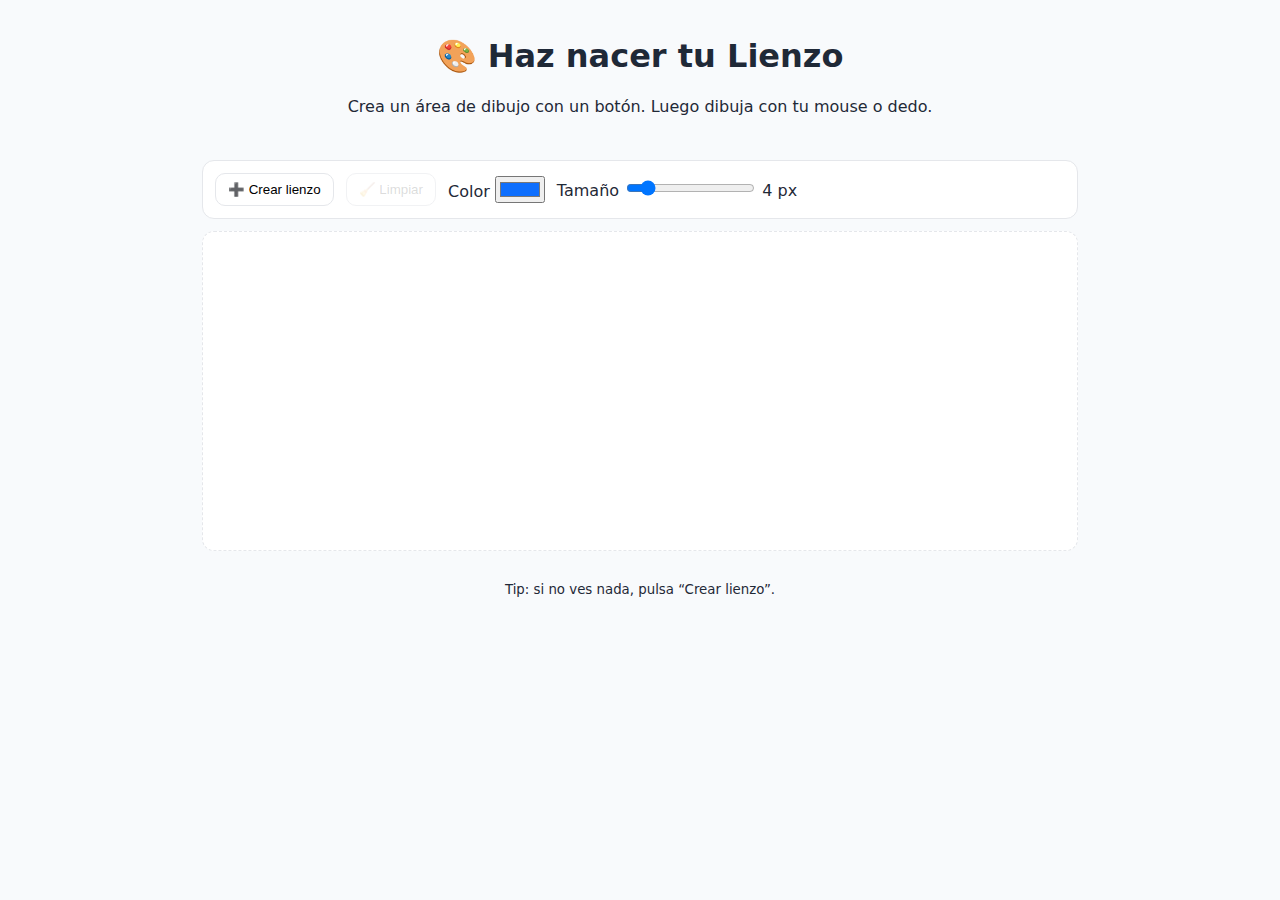
<file: PracticaS1/index.html>
<!doctype html>
<html lang="es">
<head>
  <meta charset="utf-8">
  <meta name="viewport" content="width=device-width, initial-scale=1">
  <title>Haz nacer tu Lienzo</title>
  <link rel="stylesheet" href="styles.css">
</head>
<body>
  <header>
    <h1>🎨 Haz nacer tu Lienzo</h1>
    <p>Crea un área de dibujo con un botón. Luego dibuja con tu mouse o dedo.</p>
  </header>

  <main>
    <div class="controls">
      <button id="createBtn">➕ Crear lienzo</button>
      <button id="clearBtn" disabled>🧹 Limpiar</button>

      <label>Color
        <input type="color" id="color" value="#0d6efd">
      </label>

      <label>Tamaño
        <input type="range" id="size" min="1" max="25" value="4">
        <span id="sizeLabel">4 px</span>
      </label>
    </div>

    <!-- Aquí aparecerá el canvas -->
    <div id="canvasHost" class="host"></div>
  </main>

  <footer>
    <small>Tip: si no ves nada, pulsa “Crear lienzo”.</small>
  </footer>

  <script src="app.js"></script>
</body>
</html>
</file>
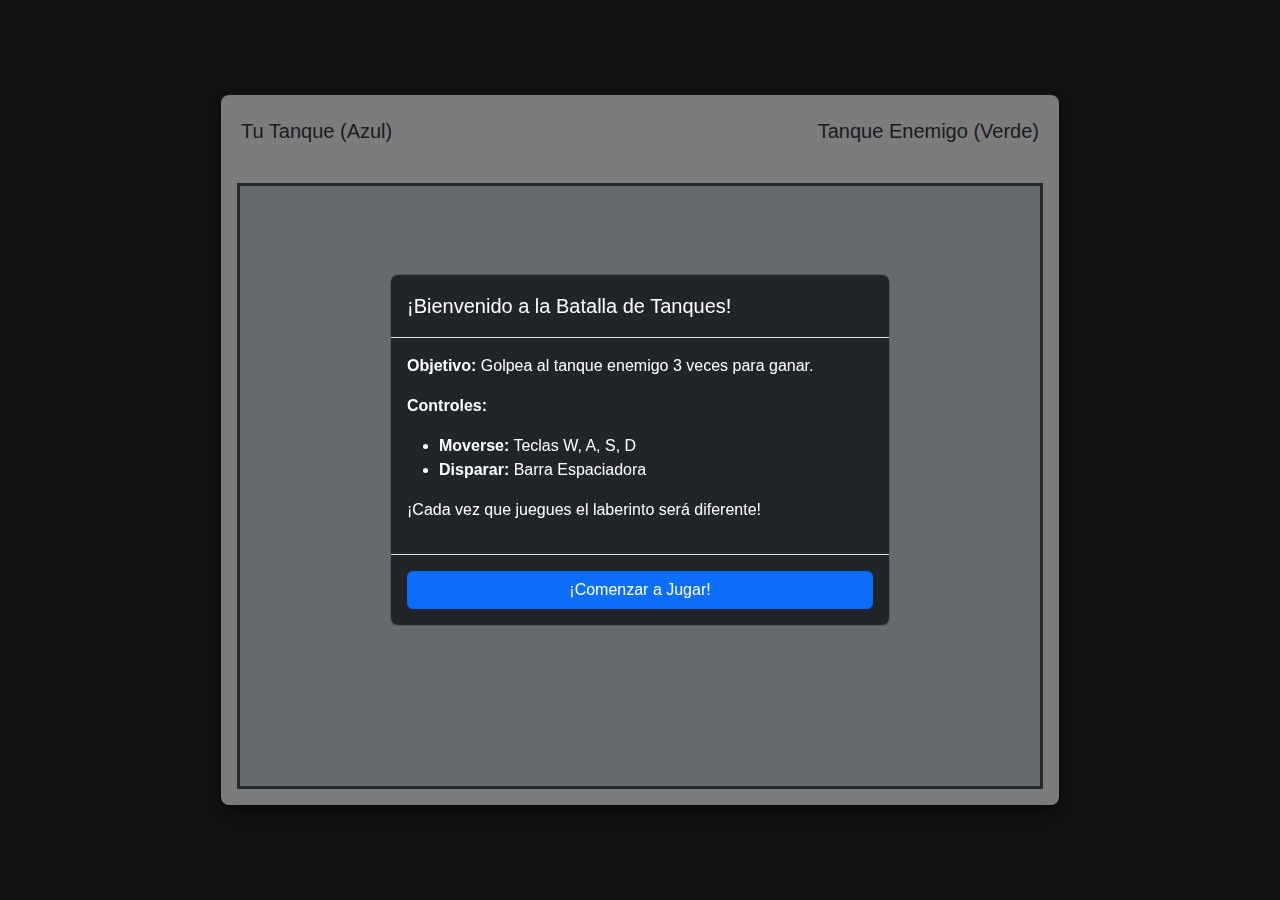
<file: Simulacion_004_b/index.html>
<!DOCTYPE html>
<html lang="es">
<head>
    <meta charset="UTF-8">
    <meta name="viewport" content="width=device-width, initial-scale=1.0">
    <title>Batalla de Tanques Aleatoria</title>
    <link href="https://cdn.jsdelivr.net/npm/bootstrap@5.3.3/dist/css/bootstrap.min.css" rel="stylesheet">
    <link rel="stylesheet" href="css/style.css">
</head>
<body>

    <div class="game-container">
        <div class="hud">
            <div>
                <h5>Tu Tanque (Azul)</h5>
                <div id="player-hits" class="hits-display"></div>
            </div>
            <div>
                <h5>Tanque Enemigo (Verde)</h5>
                <div id="ai-hits" class="hits-display"></div>
            </div>
        </div>
        
        <canvas id="gameCanvas"></canvas>
    </div>
    
    <div class="modal fade" id="gameModal" data-bs-backdrop="static" data-bs-keyboard="false">
      <div class="modal-dialog modal-dialog-centered">
        <div class="modal-content text-bg-dark">
          <div class="modal-header">
            <h5 class="modal-title" id="modalTitle">¡Bienvenido a la Batalla de Tanques!</h5>
          </div>
          <div class="modal-body" id="modalBody">
            <p><strong>Objetivo:</strong> Golpea al tanque enemigo 3 veces para ganar.</p>
            <p><strong>Controles:</strong></p>
            <ul>
                <li><strong>Moverse:</strong> Teclas W, A, S, D</li>
                <li><strong>Disparar:</strong> Barra Espaciadora</li>
            </ul>
            <p>¡Cada vez que juegues el laberinto será diferente!</p>
          </div>
          <div class="modal-footer">
            <button type="button" class="btn btn-primary w-100" id="startGameBtn">¡Comenzar a Jugar!</button>
          </div>
        </div>
      </div>
    </div>

    <script src="https://cdn.jsdelivr.net/npm/bootstrap@5.3.3/dist/js/bootstrap.bundle.min.js"></script>
    <script type="module" src="js/main.js"></script>
</body>
</html>
</file>
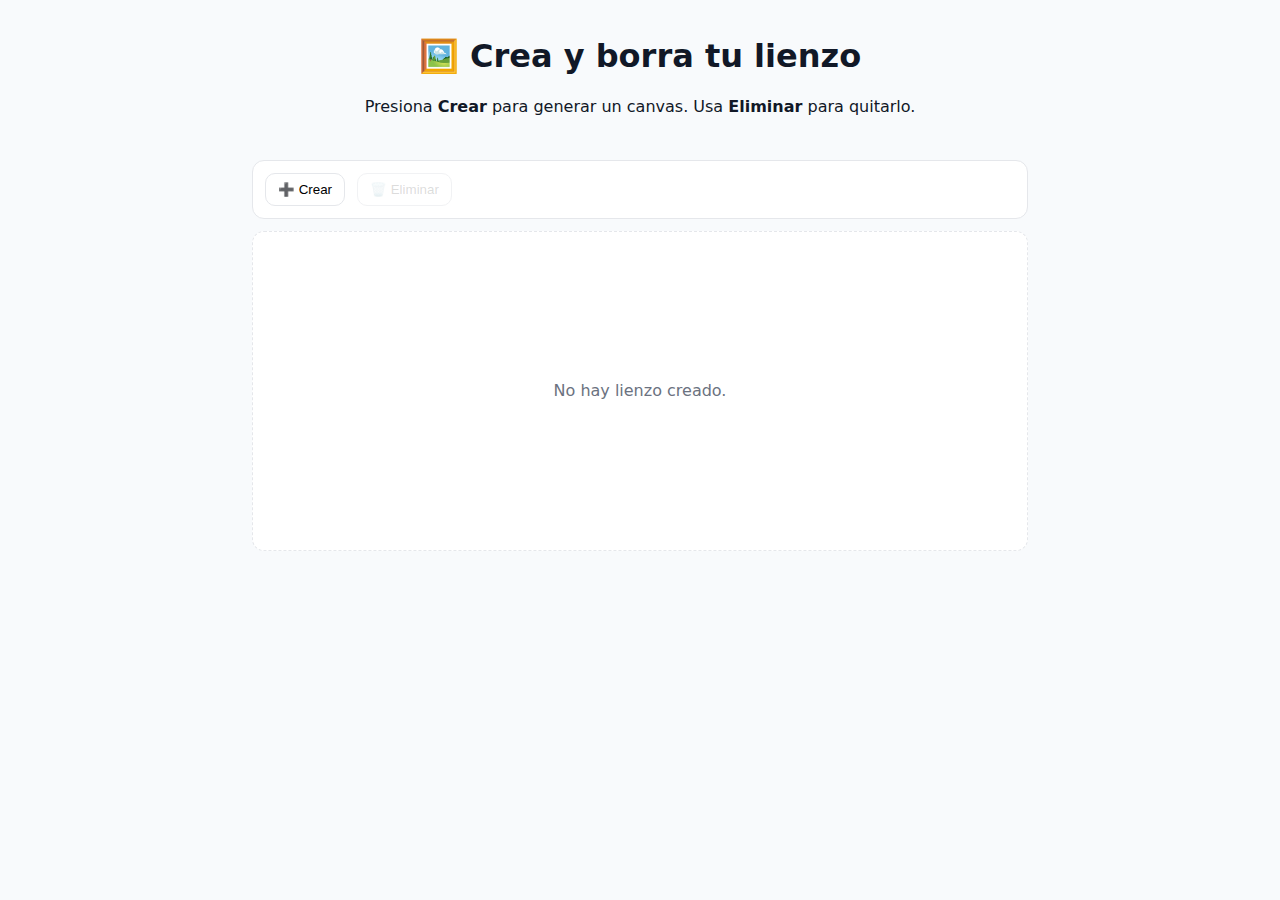
<file: Simulacion_003/PracticaS2/index.html>
<!doctype html>
<html lang="es">
<head>
  <meta charset="utf-8">
  <meta name="viewport" content="width=device-width, initial-scale=1">
  <title>Crea y borra tu lienzo</title>
  <link rel="stylesheet" href="styles.css">
</head>
<body>
  <header>
    <h1>🖼️ Crea y borra tu lienzo</h1>
    <p>Presiona <strong>Crear</strong> para generar un canvas. Usa <strong>Eliminar</strong> para quitarlo.</p>
  </header>

  <main>
    <div class="controls">
      <button id="createBtn">➕ Crear</button>
      <button id="deleteBtn" disabled>🗑️ Eliminar</button>
    </div>

    <!-- Aquí aparecerá el canvas -->
    <div id="host" class="host" aria-live="polite">No hay lienzo creado.</div>
  </main>

  <script src="app.js"></script>
</body>
</html>
</file>
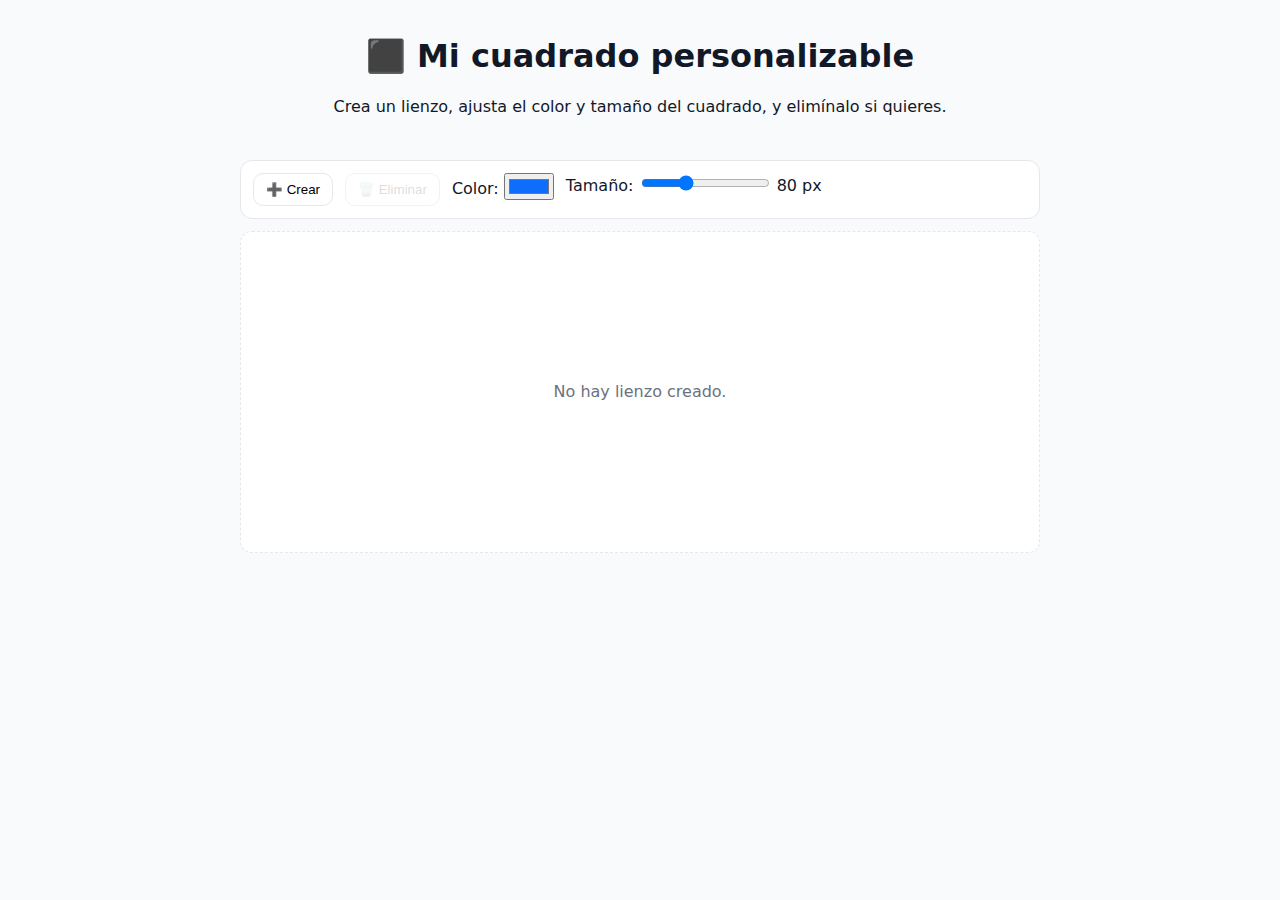
<file: Simulacion_003/PracticaS3/index.html>
<!doctype html>
<html lang="es">
<head>
  <meta charset="utf-8">
  <meta name="viewport" content="width=device-width, initial-scale=1">
  <title>Cuadrado Personalizable</title>
  <link rel="stylesheet" href="styles.css">
</head>
<body>
  <header>
    <h1>⬛ Mi cuadrado personalizable</h1>
    <p>Crea un lienzo, ajusta el color y tamaño del cuadrado, y elimínalo si quieres.</p>
  </header>

  <main>
    <div class="controls">
      <button id="createBtn">➕ Crear</button>
      <button id="deleteBtn" disabled>🗑️ Eliminar</button>

      <label>Color:
        <input type="color" id="color" value="#0d6efd">
      </label>

      <label>Tamaño:
        <input type="range" id="size" min="20" max="200" value="80">
        <span id="sizeLabel">80 px</span>
      </label>
    </div>

    <div id="host" class="host">No hay lienzo creado.</div>
  </main>

  <script src="app.js"></script>
</body>
</html>
</file>
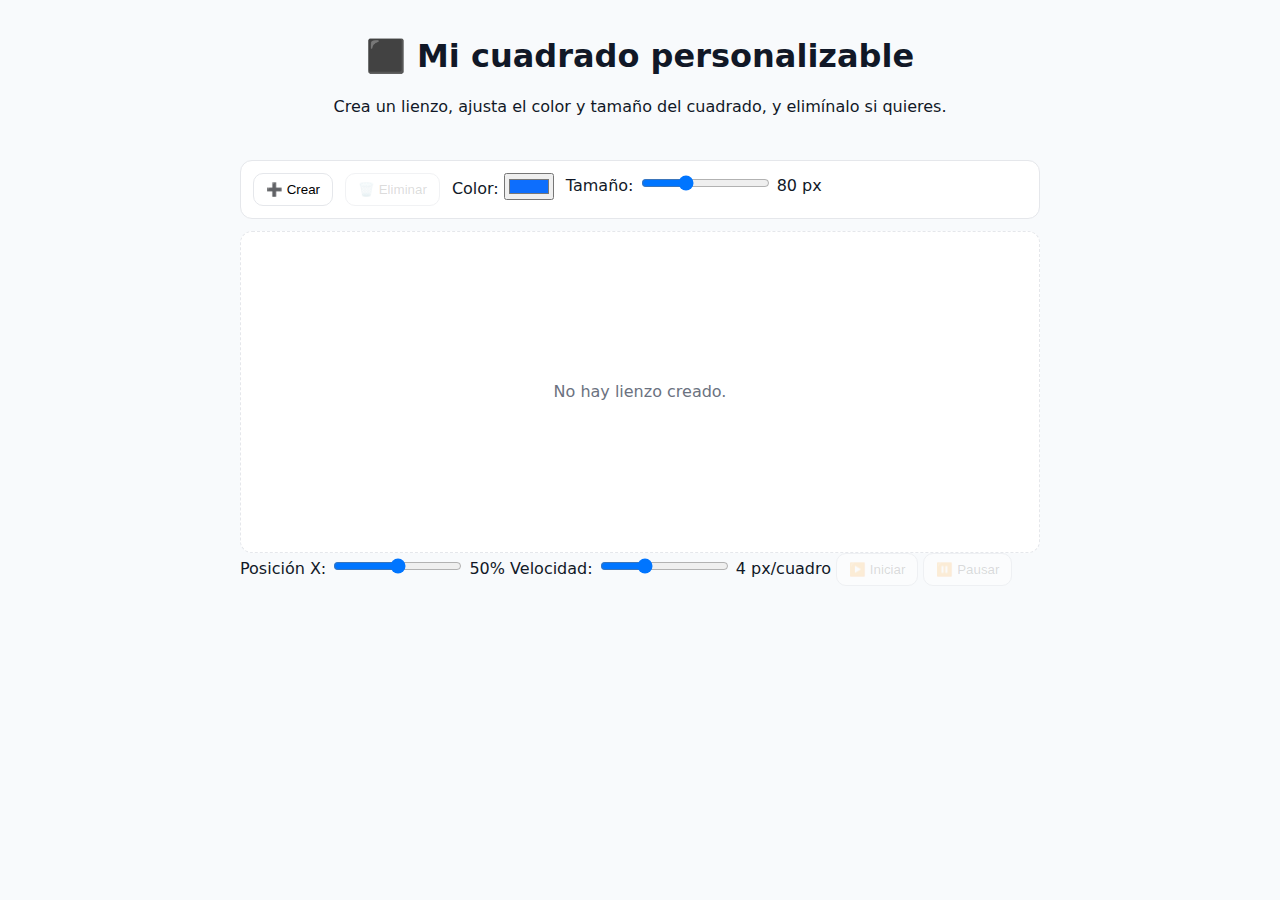
<file: Simulacion_003/PracticaS4/index.html>
<!doctype html>
<html lang="es">
<head>
  <meta charset="utf-8">
  <meta name="viewport" content="width=device-width, initial-scale=1">
  <title>Cuadrado Personalizable</title>
  <link rel="stylesheet" href="styles.css">
</head>
<body>
  <header>
    <h1>⬛ Mi cuadrado personalizable</h1>
    <p>Crea un lienzo, ajusta el color y tamaño del cuadrado, y elimínalo si quieres.</p>
  </header>

  <main>
    <div class="controls">
      <button id="createBtn">➕ Crear</button>
      <button id="deleteBtn" disabled>🗑️ Eliminar</button>

      <label>Color:
        <input type="color" id="color" value="#0d6efd">
      </label>

      <label>Tamaño:
        <input type="range" id="size" min="20" max="200" value="80">
        <span id="sizeLabel">80 px</span>
      </label>
    </div>

    <div id="host" class="host">No hay lienzo creado.</div>

      <!-- NUEVOS CONTROLES DE MOVIMIENTO -->
<label>Posición X:
  <input type="range" id="posX" min="0" max="100" value="50">
  <span id="posXLabel">50%</span>
</label>

<label>Velocidad:
  <input type="range" id="speed" min="1" max="10" value="4">
  <span id="speedLabel">4 px/cuadro</span>
</label>

<button id="playBtn" disabled>▶️ Iniciar</button>
<button id="pauseBtn" disabled>⏸️ Pausar</button>
  </main>



  <script src="app.js"></script>
</body>
</html>
</file>
<file: PracticaS1/styles.css>
:root{
  --ink:#0d6efd;
  --bg:#f8fafc;
  --card:#ffffff;
  --line:#e5e7eb;
}

*{ box-sizing: border-box; }

body{
  font-family: system-ui, sans-serif;
  background: var(--bg);
  color:#1f2937;
  margin:0; padding:0;
}

header, footer{
  text-align:center;
  padding: 16px 12px;
}

main{
  max-width: 900px;
  margin: 0 auto;
  padding: 12px;
}

.controls{
  background: var(--card);
  border:1px solid var(--line);
  border-radius:12px;
  padding:12px;
  display:flex;
  gap:12px;
  align-items:center;
  flex-wrap:wrap;
}

.controls button{
  padding:8px 12px;
  border-radius:10px;
  border:1px solid var(--line);
  cursor:pointer;
  background:#fff;
}

.controls button:disabled{
  opacity:.5; cursor:not-allowed;
}

.host{
  margin-top:12px;
  background: #fff;
  border:1px dashed var(--line);
  border-radius:12px;
  min-height: 320px; /* alto contenedor */
  display:flex;
  align-items:center;
  justify-content:center;
  color:#6b7280;
}

canvas{
  border:1px solid var(--line);
  border-radius:12px;
  max-width:100%;
  height:auto;
  display:block;
  background:#fff;
}
</file>
<file: Simulacion_003/PracticaS2/styles.css>
:root{
  --line:#e5e7eb;
  --bg:#f8fafc;
  --card:#ffffff;
}
*{ box-sizing: border-box; }

body{
  font-family: system-ui, sans-serif;
  background: var(--bg);
  margin:0; color:#111827;
}
header{ text-align:center; padding:16px 12px; }
main{ max-width:800px; margin:0 auto; padding:12px; }

.controls{
  display:flex; gap:12px; flex-wrap:wrap;
  background:var(--card); border:1px solid var(--line);
  border-radius:12px; padding:12px;
}
.controls button{
  padding:8px 12px; border-radius:10px; cursor:pointer;
  border:1px solid var(--line); background:#fff;
}
.controls button:disabled{ opacity:.5; cursor:not-allowed; }

.host{
  margin-top:12px; min-height:320px;
  display:flex; align-items:center; justify-content:center;
  border:1px dashed var(--line); border-radius:12px;
  color:#6b7280; background:#fff; text-align:center;
}

canvas{
  border:1px solid var(--line);
  border-radius:12px;
  max-width:100%; height:auto; display:block; background:#fff;
}
</file>
<file: Simulacion_003/PracticaS3/styles.css>
:root{
  --line:#e5e7eb;
  --bg:#f8fafc;
  --card:#ffffff;
}
body{
  font-family: system-ui, sans-serif;
  background: var(--bg);
  margin:0; color:#111827;
}
header{ text-align:center; padding:16px; }
main{ max-width:800px; margin:0 auto; padding:12px; }

.controls{
  display:flex; gap:12px; flex-wrap:wrap;
  background:var(--card);
  border:1px solid var(--line);
  border-radius:12px;
  padding:12px;
}
.controls button{
  padding:8px 12px; border-radius:10px; cursor:pointer;
  border:1px solid var(--line); background:#fff;
}
.controls button:disabled{ opacity:.5; cursor:not-allowed; }

.host{
  margin-top:12px; min-height:320px;
  display:flex; align-items:center; justify-content:center;
  border:1px dashed var(--line); border-radius:12px;
  color:#6b7280; background:#fff; text-align:center;
}
canvas{
  border:1px solid var(--line);
  border-radius:12px;
  display:block;
  background:#fff;
}
</file>
<file: Simulacion_003/PracticaS4/styles.css>
:root{
  --line:#e5e7eb;
  --bg:#f8fafc;
  --card:#ffffff;
}
body{
  font-family: system-ui, sans-serif;
  background: var(--bg);
  margin:0; color:#111827;
}
header{ text-align:center; padding:16px; }
main{ max-width:800px; margin:0 auto; padding:12px; }

.controls{
  display:flex; gap:12px; flex-wrap:wrap;
  background:var(--card);
  border:1px solid var(--line);
  border-radius:12px;
  padding:12px;
}
.controls button{
  padding:8px 12px; border-radius:10px; cursor:pointer;
  border:1px solid var(--line); background:#fff;
}
.controls button:disabled{ opacity:.5; cursor:not-allowed; }

.host{
  margin-top:12px; min-height:320px;
  display:flex; align-items:center; justify-content:center;
  border:1px dashed var(--line); border-radius:12px;
  color:#6b7280; background:#fff; text-align:center;
}
canvas{
  border:1px solid var(--line);
  border-radius:12px;
  display:block;
  background:#fff;
}

/* Opcional: los nuevos botones siguen el estilo de .controls button */
#playBtn, #pauseBtn{
  padding:8px 12px; border-radius:10px; cursor:pointer;
  border:1px solid var(--line); background:#fff;
}
#playBtn:disabled, #pauseBtn:disabled{ opacity:.5; cursor:not-allowed; }
</file>
<file: Simulacion_004_b/css/style.css>
body {
    background-color: #212529; /* Gris oscuro de Bootstrap */
    display: flex;
    justify-content: center;
    align-items: center;
    height: 100vh;
    margin: 0;
    font-family: sans-serif;
}

.game-container {
    background-color: #f8f9fa;
    padding: 1rem;
    border-radius: 0.5rem;
    box-shadow: 0 0.5rem 1rem rgba(0, 0, 0, 0.5);
}

#gameCanvas {
    background-color: #ced4da; /* Gris claro para el área de juego */
    border: 3px solid #495057; /* Borde gris oscuro */
    display: block; /* Elimina espacio extra debajo del canvas */
}

.hud {
    display: flex;
    justify-content: space-between;
    padding: 0.5rem 0.25rem;
    color: #343a40;
}

.hits-display {
    display: flex;
    justify-content: center;
    gap: 0.5rem;
    min-height: 24px; /* Para que no salte el layout */
    margin-top: 0.25rem;
}

/* Marcador de golpe recibido */
.hit-marker {
    width: 24px;
    height: 24px;
    background-color: #dc3545; /* Rojo de Bootstrap */
    border-radius: 50%;
    border: 2px solid #8e2d3a;
    box-shadow: inset 0 0 5px rgba(0,0,0,0.4);
}
</file>
